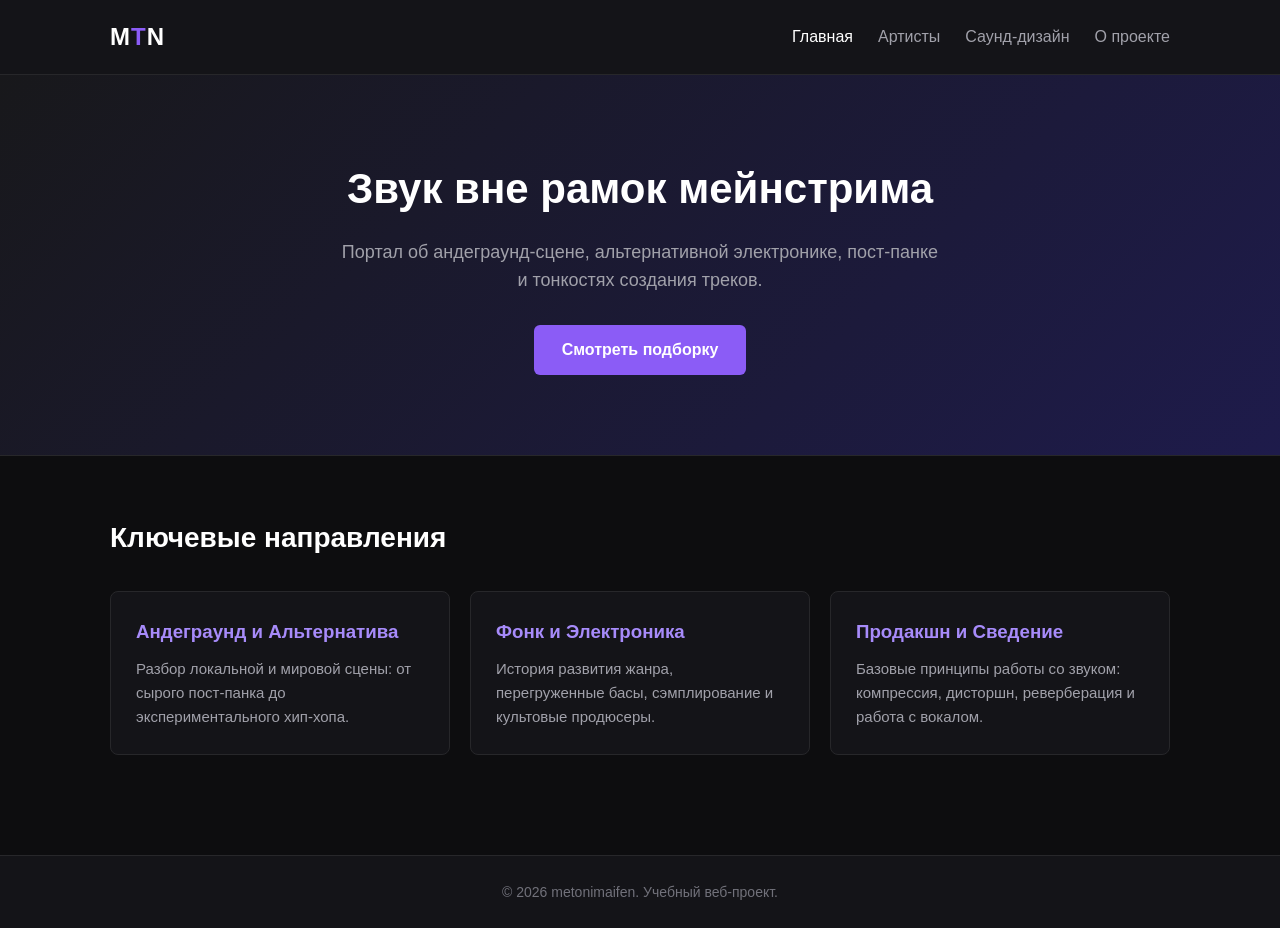
<file: index.html>
<!DOCTYPE html>
<html lang="ru">
<head>
    <meta charset="UTF-8">
    <meta name="viewport" content="width=device-width, initial-scale=1.0">
    <title>metonimaifen — Музыкальный портал</title>
    <link rel="stylesheet" href="style.css">
</head>
<body>

    <!-- Шапка сайта с меню -->
    <header class="header">
        <div class="container header-inner">
            <a href="index.html" class="logo">M<span>T</span>N<span></a>
            <nav class="nav">
                <a href="index.html" class="nav-link active">Главная</a>
                <a href="artists.html" class="nav-link">Артисты</a>
                <a href="production.html" class="nav-link">Саунд-дизайн</a>
                <a href="about.html" class="nav-link">О проекте</a>
            </nav>
        </div>
    </header>

    <!-- Главный баннер (Hero-секция) -->
    <section class="hero">
        <div class="container">
            <h1>Звук вне рамок мейнстрима</h1>
            <p>Портал об андеграунд-сцене, альтернативной электронике, пост-панке и тонкостях создания треков.</p>
            <a href="artists.html" class="btn">Смотреть подборку</a>
        </div>
    </section>

    <!-- Секция с направлениями -->
    <main class="container main-content">
        <h2 class="section-title">Ключевые направления</h2>
        <div class="cards-grid">
            <div class="card">
                <h3>Андеграунд и Альтернатива</h3>
                <p>Разбор локальной и мировой сцены: от сырого пост-панка до экспериментального хип-хопа.</p>
            </div>
            <div class="card">
                <h3>Фонк и Электроника</h3>
                <p>История развития жанра, перегруженные басы, сэмплирование и культовые продюсеры.</p>
            </div>
            <div class="card">
                <h3>Продакшн и Сведение</h3>
                <p>Базовые принципы работы со звуком: компрессия, дисторшн, реверберация и работа с вокалом.</p>
            </div>
        </div>
    </main>

    <!-- Подвал сайта -->
    <footer class="footer">
        <div class="container">
            <p>© 2026 metonimaifen. Учебный веб-проект.</p>
        </div>
    </footer>

</body>
</html>
</file>
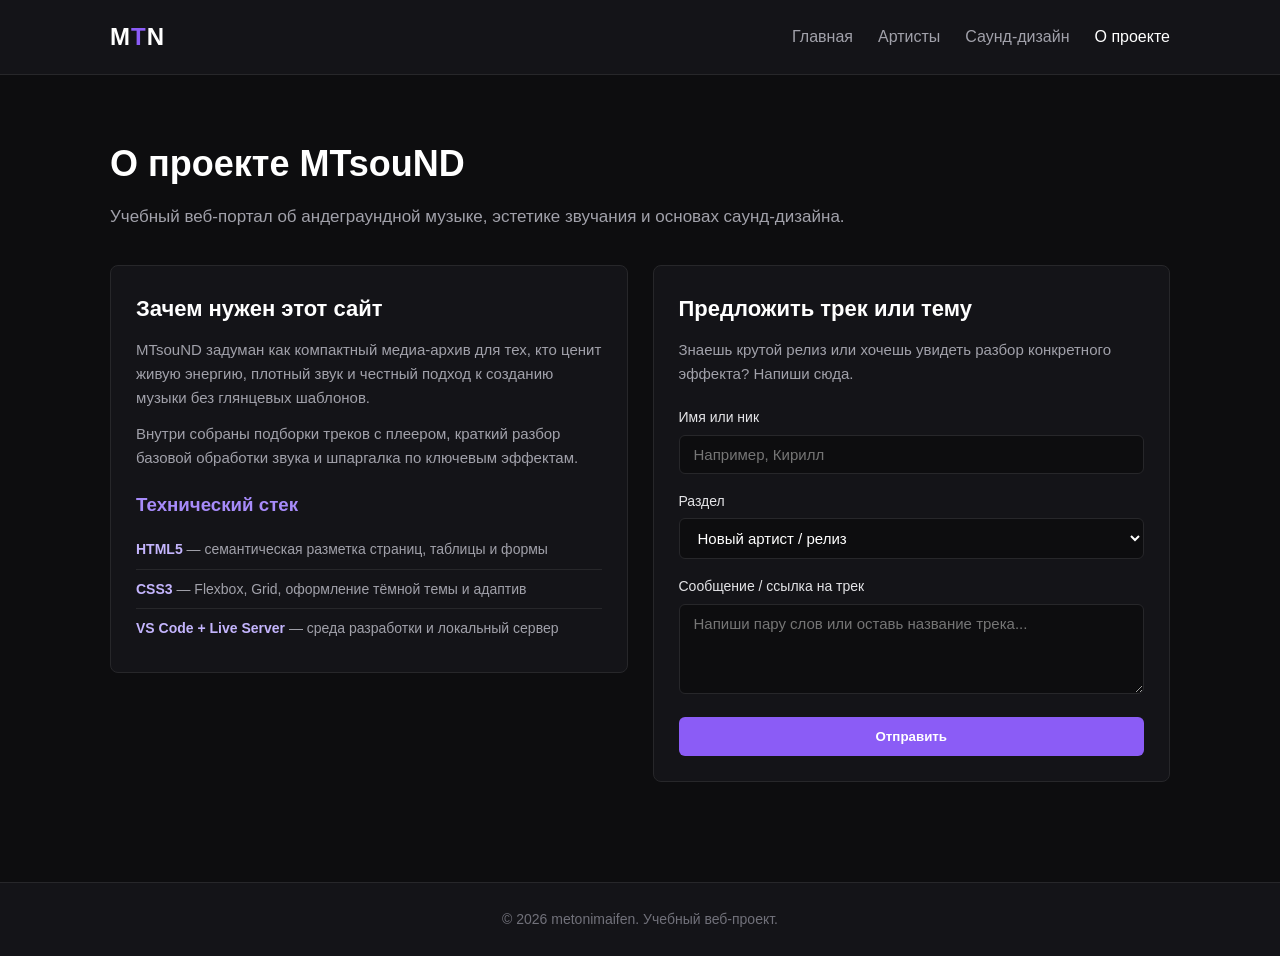
<file: about.html>
<!DOCTYPE html>
<html lang="ru">
<head>
    <meta charset="UTF-8">
    <meta name="viewport" content="width=device-width, initial-scale=1.0">
    <title>metonimaifen — О проекте</title>
    <link rel="stylesheet" href="style.css">
</head>
<body>

    <header class="header">
        <div class="container header-inner">
            <a href="index.html" class="logo">M<span>T</span>N</a>
            <nav class="nav">
                <a href="index.html" class="nav-link">Главная</a>
                <a href="artists.html" class="nav-link">Артисты</a>
                <a href="production.html" class="nav-link">Саунд-дизайн</a>
                <a href="about.html" class="nav-link active">О проекте</a>
            </nav>
        </div>
    </header>

    <main class="container main-content">
        <h1 class="page-title">О проекте MTsouND</h1>
        <p class="page-subtitle">Учебный веб-портал об андеграундной музыке, эстетике звучания и основах саунд-дизайна.</p>

        <div class="about-layout">
            <!-- Левая колонка: описание проекта -->
            <div class="card about-info">
                <h2>Зачем нужен этот сайт</h2>
                <p>MTsouND задуман как компактный медиа-архив для тех, кто ценит живую энергию, плотный звук и честный подход к созданию музыки без глянцевых шаблонов.</p>
                <p>Внутри собраны подборки треков с плеером, краткий разбор базовой обработки звука и шпаргалка по ключевым эффектам.</p>

                <h3 style="margin-top: 20px;">Технический стек</h3>
                <ul class="tech-list">
                    <li><strong>HTML5</strong> — семантическая разметка страниц, таблицы и формы</li>
                    <li><strong>CSS3</strong> — Flexbox, Grid, оформление тёмной темы и адаптив</li>
                    <li><strong>VS Code + Live Server</strong> — среда разработки и локальный сервер</li>
                </ul>
            </div>

            <!-- Правая колонка: форма обратной связи -->
            <div class="card form-box">
                <h2>Предложить трек или тему</h2>
                <p style="margin-bottom: 20px;">Знаешь крутой релиз или хочешь увидеть разбор конкретного эффекта? Напиши сюда.</p>

                <form class="feedback-form" action="#" method="post">
                    <div class="form-group">
                        <label for="name">Имя или ник</label>
                        <input type="text" id="name" name="name" placeholder="Например, Кирилл" required>
                    </div>

                    <div class="form-group">
                        <label for="topic">Раздел</label>
                        <select id="topic" name="topic">
                            <option value="artist">Новый артист / релиз</option>
                            <option value="sound">Разбор в саунд-дизайне</option>
                            <option value="idea">Идея для портала</option>
                        </select>
                    </div>

                    <div class="form-group">
                        <label for="message">Сообщение / ссылка на трек</label>
                        <textarea id="message" name="message" rows="4" placeholder="Напиши пару слов или оставь название трека..." required></textarea>
                    </div>

                    <button type="submit" class="btn form-btn">Отправить</button>
                </form>
            </div>
        </div>
    </main>

    <footer class="footer">
        <div class="container">
            <p>© 2026 metonimaifen. Учебный веб-проект.</p>
        </div>
    </footer>

</body>
</html>
</file>
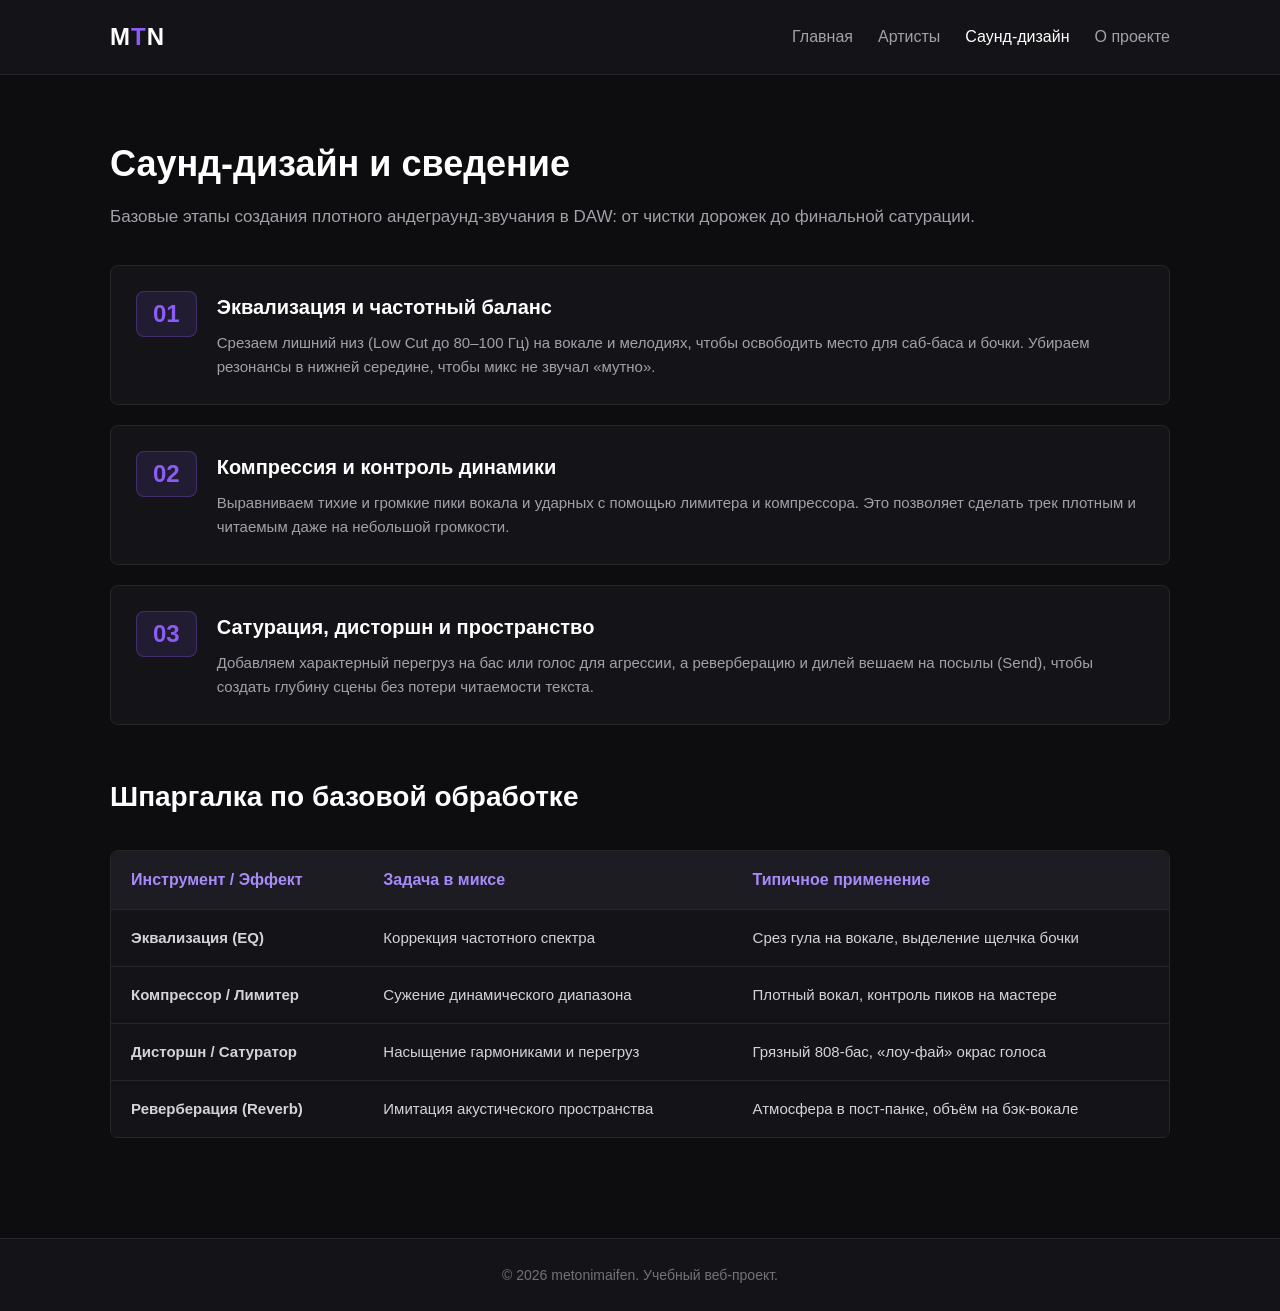
<file: production.html>
<!DOCTYPE html>
<html lang="ru">
<head>
    <meta charset="UTF-8">
    <meta name="viewport" content="width=device-width, initial-scale=1.0">
    <title>metonimaifen — Саунд-дизайн</title>
    <link rel="stylesheet" href="style.css">
</head>
<body>

    <header class="header">
        <div class="container header-inner">
            <a href="index.html" class="logo">M<span>T</span>N</a>
            <nav class="nav">
                <a href="index.html" class="nav-link">Главная</a>
                <a href="artists.html" class="nav-link">Артисты</a>
                <a href="production.html" class="nav-link active">Саунд-дизайн</a>
                <a href="about.html" class="nav-link">О проекте</a>
            </nav>
        </div>
    </header>

    <main class="container main-content">
        <h1 class="page-title">Саунд-дизайн и сведение</h1>
        <p class="page-subtitle">Базовые этапы создания плотного андеграунд-звучания в DAW: от чистки дорожек до финальной сатурации.</p>

        <!-- Секция с этапами работы -->
        <div class="steps-list">
            <div class="step-item">
                <div class="step-number">01</div>
                <div class="step-body">
                    <h3>Эквализация и частотный баланс</h3>
                    <p>Срезаем лишний низ (Low Cut до 80–100 Гц) на вокале и мелодиях, чтобы освободить место для саб-баса и бочки. Убираем резонансы в нижней середине, чтобы микс не звучал «мутно».</p>
                </div>
            </div>

            <div class="step-item">
                <div class="step-number">02</div>
                <div class="step-body">
                    <h3>Компрессия и контроль динамики</h3>
                    <p>Выравниваем тихие и громкие пики вокала и ударных с помощью лимитера и компрессора. Это позволяет сделать трек плотным и читаемым даже на небольшой громкости.</p>
                </div>
            </div>

            <div class="step-item">
                <div class="step-number">03</div>
                <div class="step-body">
                    <h3>Сатурация, дисторшн и пространство</h3>
                    <p>Добавляем характерный перегруз на бас или голос для агрессии, а реверберацию и дилей вешаем на посылы (Send), чтобы создать глубину сцены без потери читаемости текста.</p>
                </div>
            </div>
        </div>

        <!-- Таблица базовых инструментов -->
        <h2 class="section-title" style="margin-top: 50px;">Шпаргалка по базовой обработке</h2>
        <div class="table-wrapper">
            <table class="sound-table">
                <thead>
                    <tr>
                        <th>Инструмент / Эффект</th>
                        <th>Задача в миксе</th>
                        <th>Типичное применение</th>
                    </tr>
                </thead>
                <tbody>
                    <tr>
                        <td><strong>Эквализация (EQ)</strong></td>
                        <td>Коррекция частотного спектра</td>
                        <td>Срез гула на вокале, выделение щелчка бочки</td>
                    </tr>
                    <tr>
                        <td><strong>Компрессор / Лимитер</strong></td>
                        <td>Сужение динамического диапазона</td>
                        <td>Плотный вокал, контроль пиков на мастере</td>
                    </tr>
                    <tr>
                        <td><strong>Дисторшн / Сатуратор</strong></td>
                        <td>Насыщение гармониками и перегруз</td>
                        <td>Грязный 808-бас, «лоу-фай» окрас голоса</td>
                    </tr>
                    <tr>
                        <td><strong>Реверберация (Reverb)</strong></td>
                        <td>Имитация акустического пространства</td>
                        <td>Атмосфера в пост-панке, объём на бэк-вокале</td>
                    </tr>
                </tbody>
            </table>
        </div>
    </main>

    <footer class="footer">
        <div class="container">
            <p>© 2026 metonimaifen. Учебный веб-проект.</p>
        </div>
    </footer>

</body>
</html>
</file>
<file: style.css>
/* Базовый сброс отступов */
* {
    margin: 0;
    padding: 0;
    box-sizing: border-box;
}

body {
    font-family: 'Segoe UI', Arial, sans-serif;
    background-color: #0d0d0f;
    color: #e4e4e7;
    line-height: 1.6;
}

/* Контейнер, который держит контент по центру экрана */
.container {
    max-width: 1100px;
    margin: 0 auto;
    padding: 0 20px;
}

/* --- ШАПКА --- */
.header {
    background-color: #141418;
    border-bottom: 1px solid #27272a;
    padding: 18px 0;
}

.header-inner {
    display: flex; /* Ставим логотип и меню в одну строчку */
    justify-content: space-between; /* Разносим их по разным краям */
    align-items: center;
}

.logo {
    font-size: 24px;
    font-weight: 800;
    color: #ffffff;
    text-decoration: none;
    letter-spacing: 1px;
}

.logo span {
    color: #8b5cf6; /* Фиолетовый акцент */
}

.nav {
    display: flex;
    gap: 25px; /* Расстояние между пунктами меню */
}

.nav-link {
    color: #a1a1aa;
    text-decoration: none;
    font-size: 16px;
    transition: color 0.2s;
}

.nav-link:hover, .nav-link.active {
    color: #ffffff;
}

/* --- ГЛАВНЫЙ ЭКРАН --- */
.hero {
    background: linear-gradient(135deg, #18181b 0%, #1e1b4b 100%);
    padding: 80px 0;
    text-align: center;
    border-bottom: 1px solid #27272a;
}

.hero h1 {
    font-size: 42px;
    margin-bottom: 15px;
    color: #ffffff;
}

.hero p {
    font-size: 18px;
    color: #a1a1aa;
    max-width: 600px;
    margin: 0 auto 30px;
}

.btn {
    display: inline-block;
    padding: 12px 28px;
    background-color: #8b5cf6;
    color: #ffffff;
    text-decoration: none;
    font-weight: 600;
    border-radius: 6px;
    transition: background-color 0.2s;
}

.btn:hover {
    background-color: #7c3aed;
}

/* --- КАРТОЧКИ --- */
.main-content {
    padding: 60px 20px;
}

.section-title {
    font-size: 28px;
    margin-bottom: 30px;
    color: #ffffff;
}

.cards-grid {
    display: grid; /* Сетка из 3 колонок */
    grid-template-columns: repeat(3, 1fr);
    gap: 20px;
}

.card {
    background-color: #141418;
    border: 1px solid #27272a;
    padding: 25px;
    border-radius: 8px;
}

.card h3 {
    margin-bottom: 10px;
    color: #a78bfa;
}

.card p {
    color: #a1a1aa;
    font-size: 15px;
}

/* --- ПОДВАЛ --- */
.footer {
    background-color: #141418;
    border-top: 1px solid #27272a;
    padding: 25px 0;
    text-align: center;
    color: #71717a;
    font-size: 14px;
    margin-top: 40px;
}/* --- СТРАНИЦА АРТИСТОВ --- */
.page-title {
    font-size: 36px;
    color: #ffffff;
    margin-bottom: 10px;
}

.page-subtitle {
    color: #a1a1aa;
    margin-bottom: 35px;
    font-size: 17px;
}

.artist-card {
    display: flex;
    flex-direction: column;
}

.card-img {
    width: 100%;
    height: 190px;
    object-fit: cover; /* Картинка красиво заполняет блок без искажений */
    border-radius: 6px;
    margin-bottom: 15px;
}

.badge {
    display: inline-block;
    align-self: flex-start;
    background-color: rgba(139, 92, 246, 0.15);
    color: #c4b5fd;
    font-size: 12px;
    padding: 4px 10px;
    border-radius: 999px;
    margin-bottom: 10px;
    border: 1px solid rgba(139, 92, 246, 0.35);
}

.audio-player {
    width: 100%;
    margin-top: auto; /* Прижимает плеер к низу карточки */
    padding-top: 15px;
    height: 45px;
}/* --- СТРАНИЦА САУНД-ДИЗАЙНА --- */
.steps-list {
    display: flex;
    flex-direction: column;
    gap: 20px;
}

.step-item {
    display: flex;
    align-items: flex-start;
    gap: 20px;
    background-color: #141418;
    border: 1px solid #27272a;
    padding: 25px;
    border-radius: 8px;
}

.step-number {
    font-size: 24px;
    font-weight: 800;
    color: #8b5cf6;
    background-color: rgba(139, 92, 246, 0.12);
    border: 1px solid rgba(139, 92, 246, 0.3);
    padding: 10px 16px;
    border-radius: 8px;
    line-height: 1;
}

.step-body h3 {
    color: #ffffff;
    margin-bottom: 8px;
    font-size: 20px;
}

.step-body p {
    color: #a1a1aa;
    font-size: 15px;
}

/* Таблица */
.table-wrapper {
    overflow-x: auto;
    border: 1px solid #27272a;
    border-radius: 8px;
}

.sound-table {
    width: 100%;
    border-collapse: collapse;
    background-color: #141418;
    text-align: left;
}

.sound-table th, .sound-table td {
    padding: 16px 20px;
    border-bottom: 1px solid #27272a;
}

.sound-table th {
    background-color: #1c1c22;
    color: #a78bfa;
    font-weight: 600;
}

.sound-table tr:last-child td {
    border-bottom: none;
}

.sound-table td {
    color: #d4d4d8;
    font-size: 15px;
}/* --- СТРАНИЦА О ПРОЕКТЕ И ФОРМА --- */
.about-layout {
    display: grid;
    grid-template-columns: 1fr 1fr;
    gap: 25px;
    align-items: start;
}

.about-info h2, .form-box h2 {
    color: #ffffff;
    font-size: 22px;
    margin-bottom: 12px;
}

.about-info p + p {
    margin-top: 12px;
}

.tech-list {
    list-style: none;
    margin-top: 10px;
}

.tech-list li {
    color: #a1a1aa;
    font-size: 14px;
    padding: 8px 0;
    border-bottom: 1px solid #27272a;
}

.tech-list li:last-child {
    border-bottom: none;
}

.tech-list strong {
    color: #c4b5fd;
}

.form-group {
    margin-bottom: 16px;
}

.form-group label {
    display: block;
    color: #e4e4e7;
    font-size: 14px;
    margin-bottom: 6px;
}

.form-group input,
.form-group select,
.form-group textarea {
    width: 100%;
    padding: 10px 14px;
    background-color: #0d0d0f;
    border: 1px solid #27272a;
    border-radius: 6px;
    color: #ffffff;
    font-family: inherit;
    font-size: 15px;
}

.form-group input:focus,
.form-group select:focus,
.form-group textarea:focus {
    outline: none;
    border-color: #8b5cf6;
}

.form-btn {
    border: none;
    cursor: pointer;
    width: 100%;
}

/* --- АДАПТИВ ПОД УЗКИЕ ЭКРАНЫ --- */
@media (max-width: 820px) {
    .cards-grid {
        grid-template-columns: 1fr; /* Карточки встают в один столбик */
    }

    .about-layout {
        grid-template-columns: 1fr;
    }

    .header-inner {
        flex-direction: column;
        gap: 12px;
    }

    .nav {
        flex-wrap: wrap;
        justify-content: center;
        gap: 15px;
    }

    .hero h1 {
        font-size: 32px;
    }
}
</file>
